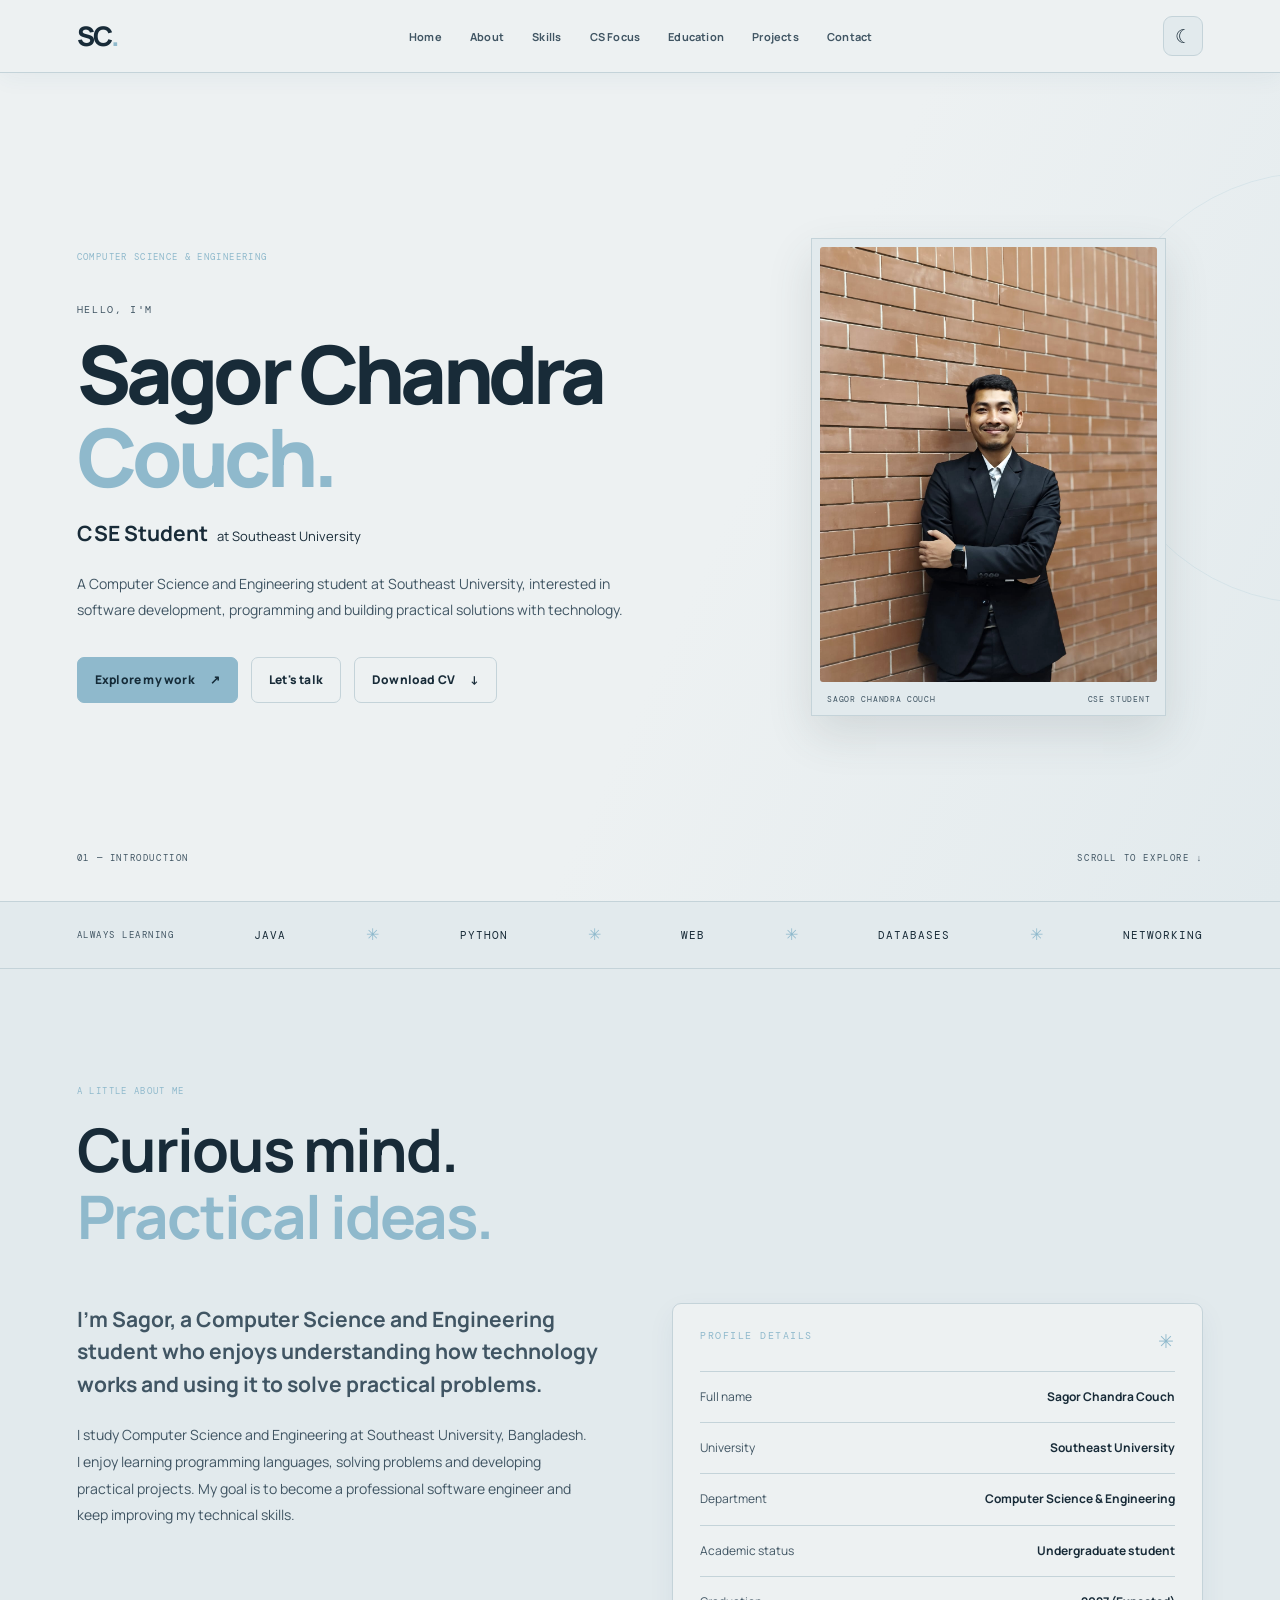
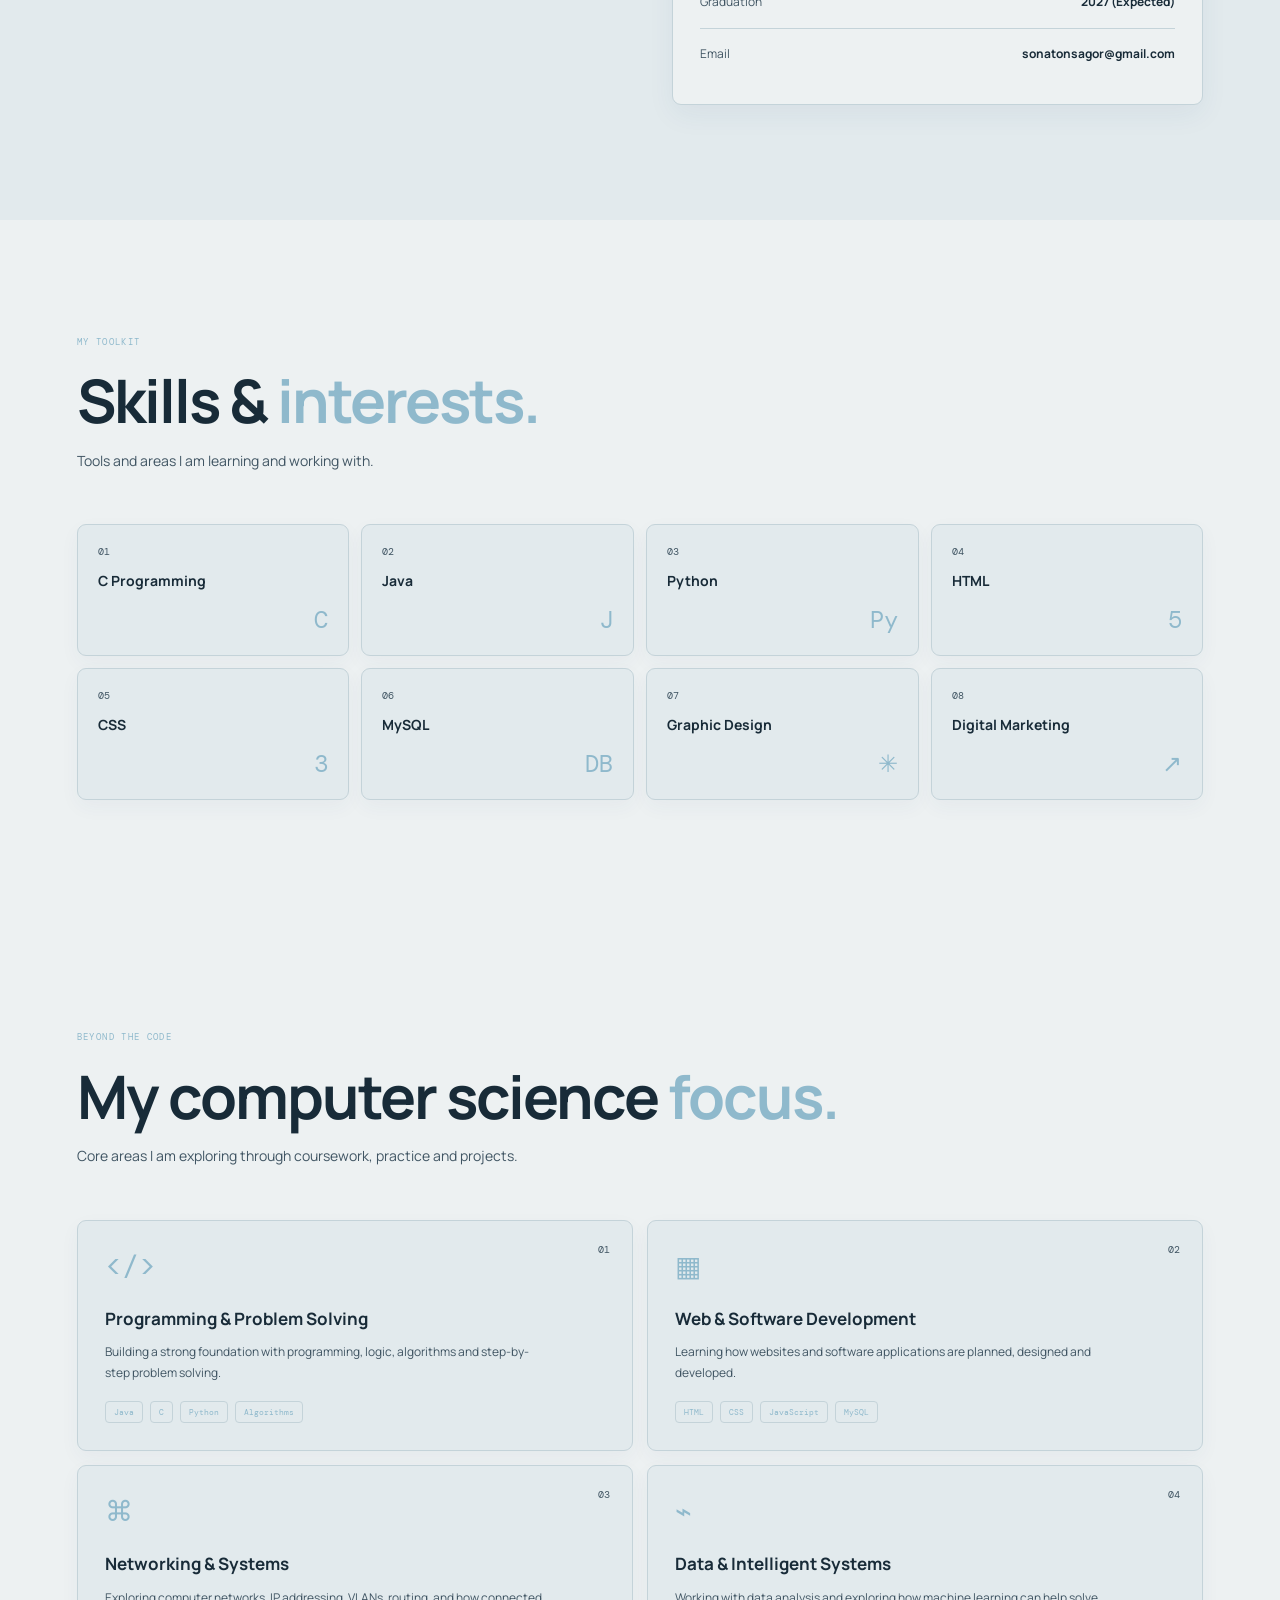
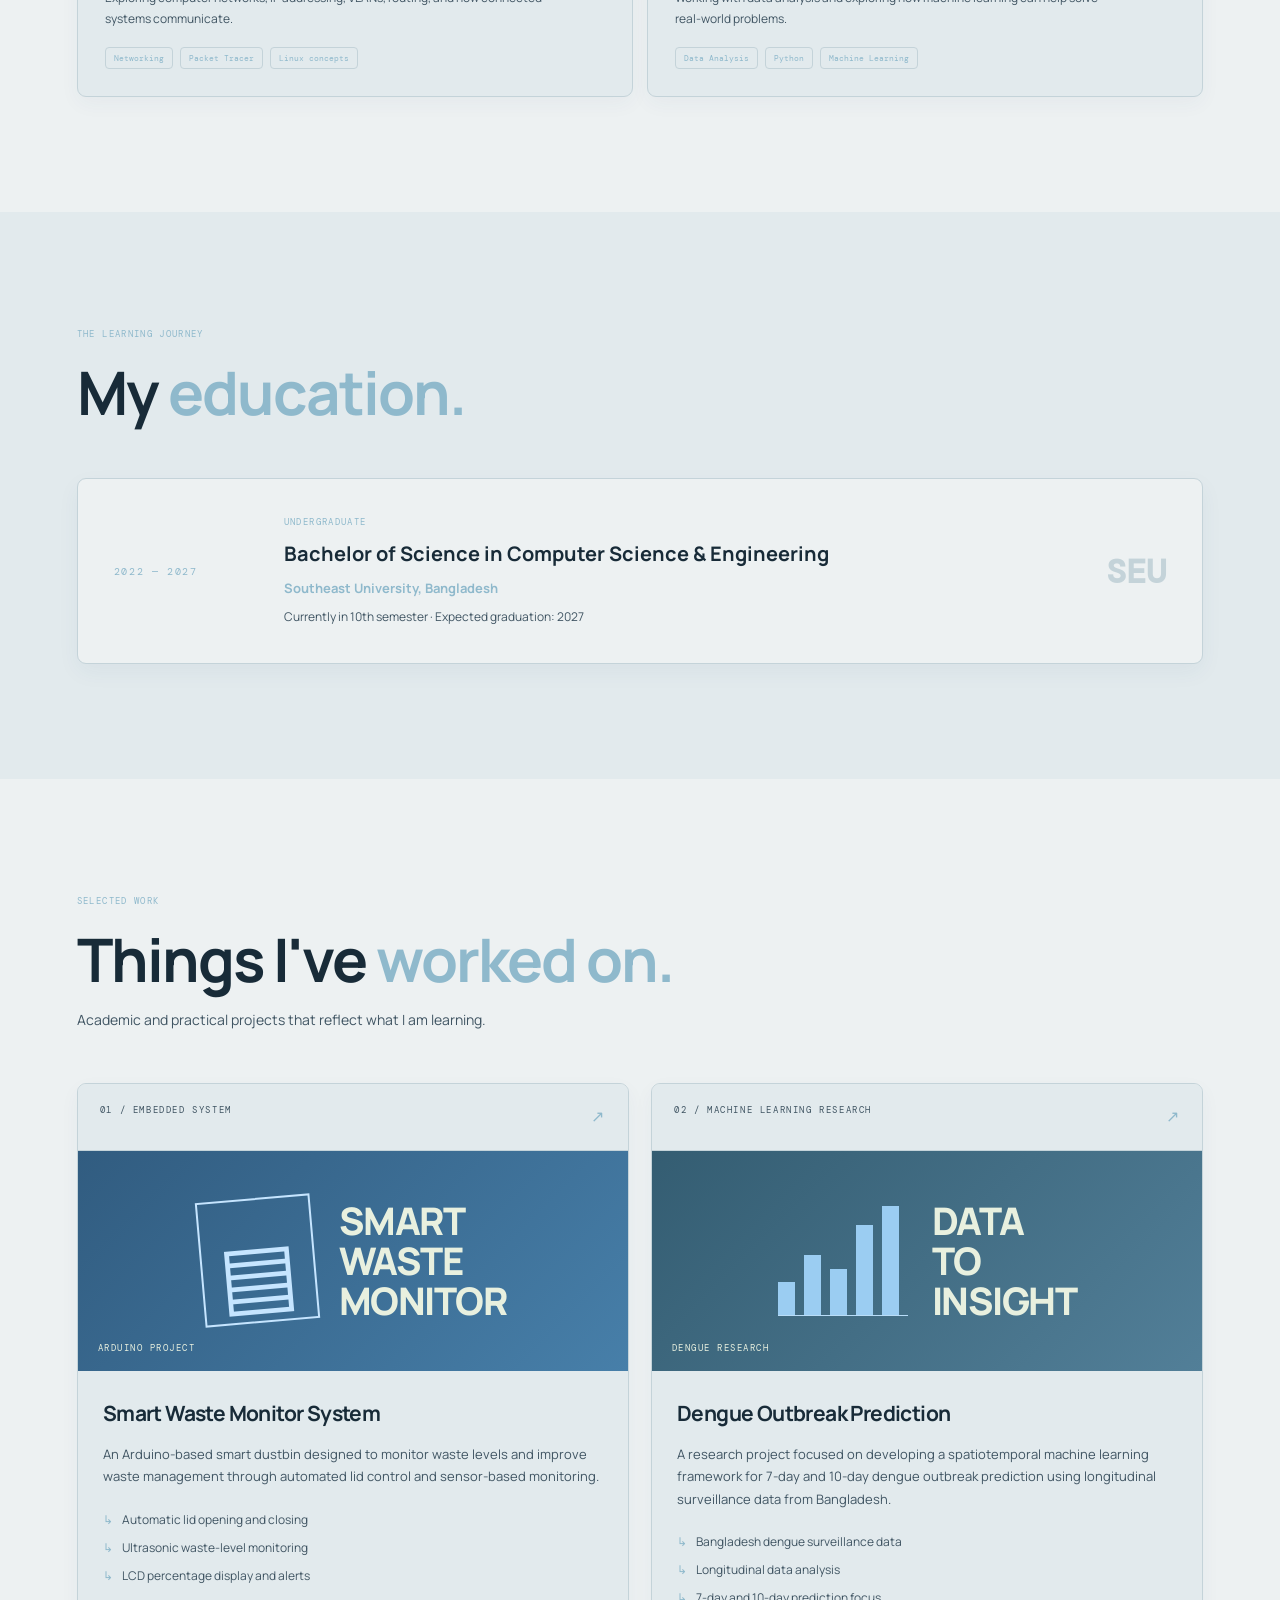
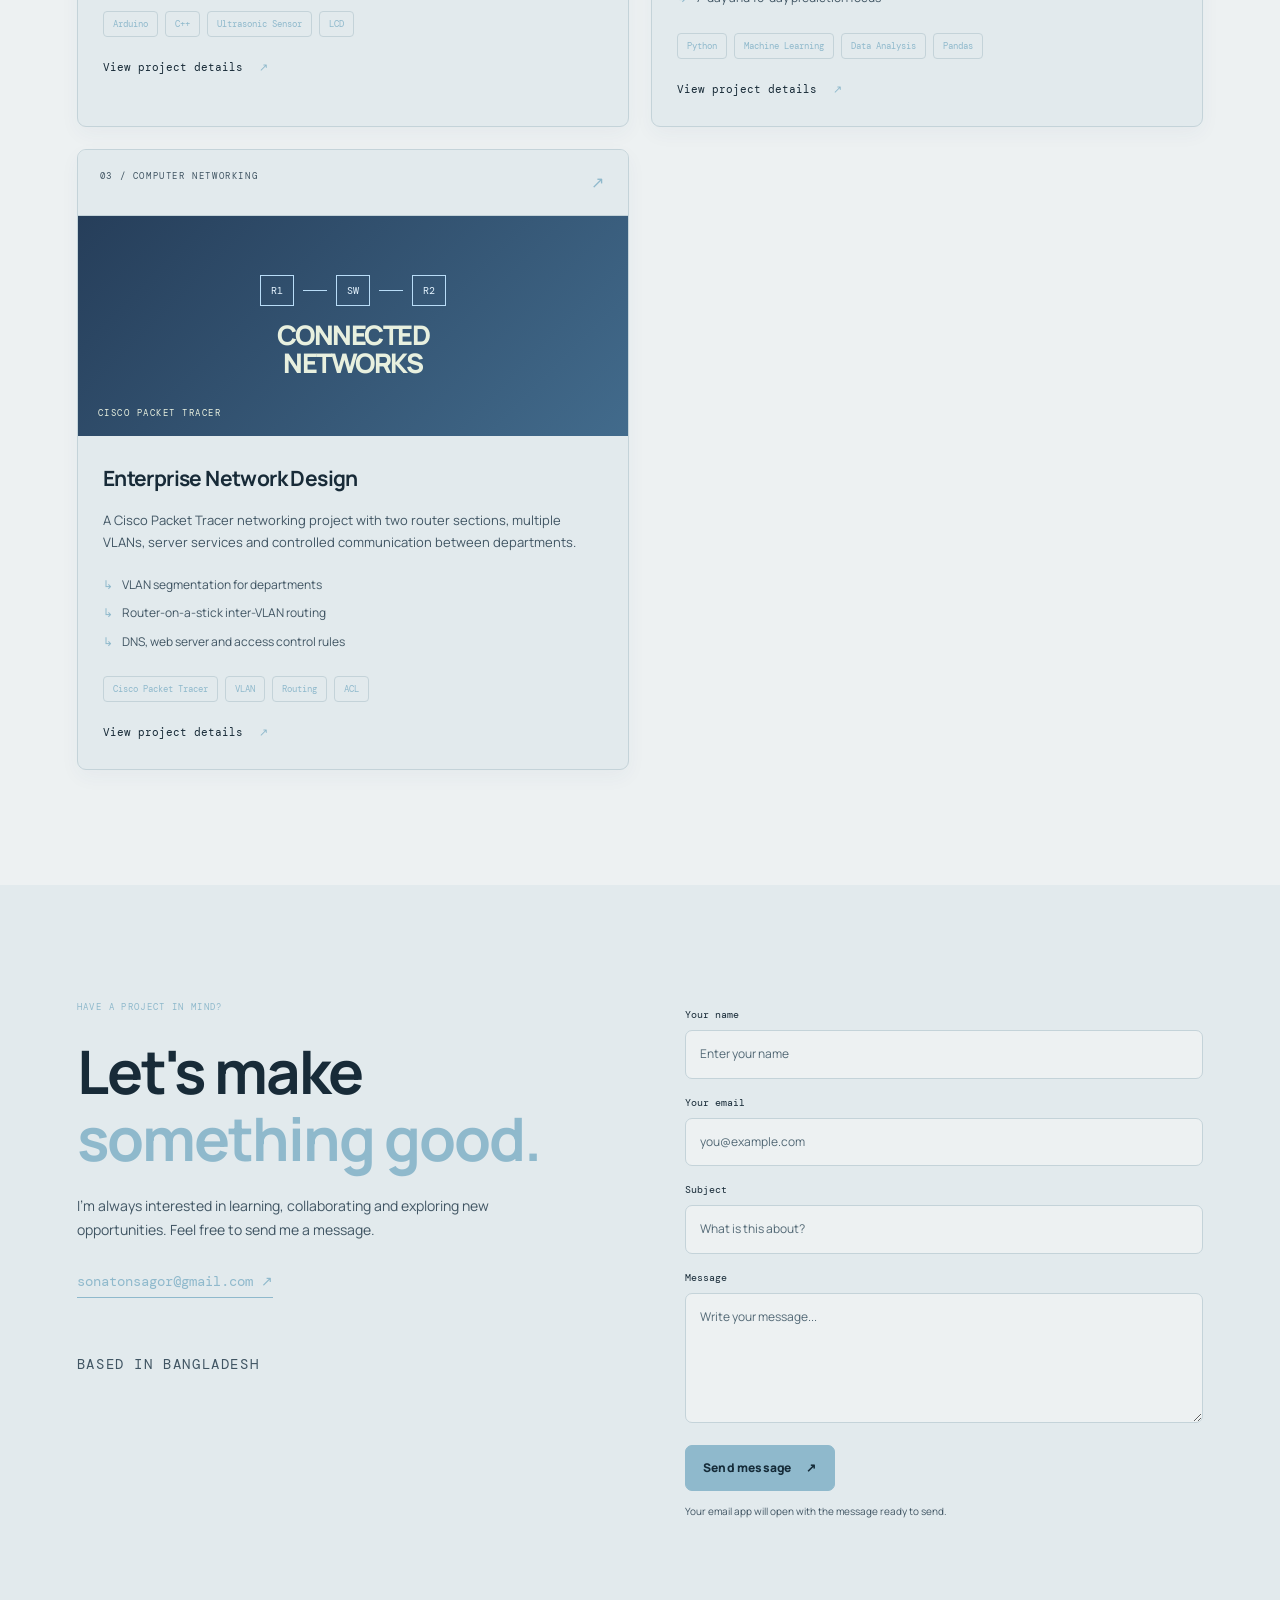
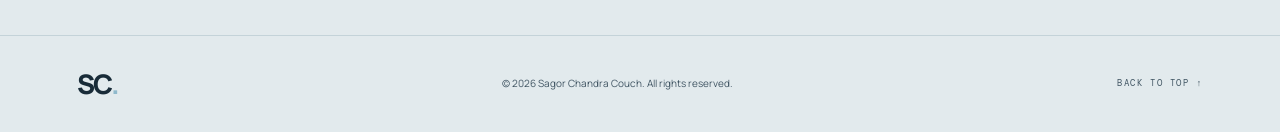
<file: index.html>
<!DOCTYPE html>
<html lang="en">
<head>
  <meta charset="UTF-8">
  <meta name="viewport" content="width=device-width, initial-scale=1.0">
  <meta name="description" content="Portfolio of Sagor Chandra Couch, Computer Science and Engineering student at Southeast University.">
  <title>Sagor Chandra Couch | Portfolio</title>
  <link rel="preconnect" href="https://fonts.googleapis.com">
  <link rel="preconnect" href="https://fonts.gstatic.com" crossorigin>
  <link href="https://fonts.googleapis.com/css2?family=DM+Mono:wght@400;500&family=Manrope:wght@400;500;600;700;800&display=swap" rel="stylesheet">
  <link rel="stylesheet" href="style.css">
  <script src="script.js" defer></script>
</head>
<body>
  <div class="noise" aria-hidden="true"></div>
  <header class="site-header">
    <nav class="navbar container" aria-label="Main navigation">
      <a class="logo" href="#home" aria-label="Sagor home">SC<span>.</span></a>
      <button class="menu-button" type="button" aria-label="Open navigation" aria-expanded="false">☰</button>
      <ul class="nav-links">
        <li><a href="#home" class="active-link">Home</a></li>
        <li><a href="#about">About</a></li>
        <li><a href="#skills">Skills</a></li>
        <li><a href="#focus">CS Focus</a></li>
        <li><a href="#education">Education</a></li>
        <li><a href="#projects">Projects</a></li>
        <li><a href="#contact">Contact</a></li>
      </ul>
      <button id="theme-toggle" class="theme-toggle" type="button" aria-label="Toggle color theme">☼</button>
    </nav>
  </header>

  <main>
    <section id="home" class="hero section-pad">
      <div class="container hero-grid">
        <div class="hero-content reveal">
          <p class="eyebrow">COMPUTER SCIENCE & ENGINEERING</p>
          <p class="hello">HELLO, I'M</p>
          <h1>Sagor Chandra<br><span>Couch.</span></h1>
          <h2>CSE Student <span class="hero-university">at Southeast University</span></h2>
          <p class="hero-description">A Computer Science and Engineering student at Southeast University, interested in software development, programming and building practical solutions with technology.</p>
          <div class="hero-actions">
            <a href="#projects" class="button button-primary">Explore my work <span>↗</span></a>
            <a href="#contact" class="button button-ghost">Let's talk</a>
            <a href="cv.pdf" class="button button-ghost" download>Download CV <span>↓</span></a>
          </div>
        </div>
        <div class="hero-visual reveal">
          <div class="profile-frame">
            <img class="profile-photo" src="profile.png" alt="Sagor Chandra Couch wearing a black suit">
            <div class="frame-caption"><span>SAGOR CHANDRA COUCH</span><span>CSE STUDENT</span></div>
          </div>
        </div>
      </div>
      <div class="hero-index container"><span>01 — INTRODUCTION</span><span>SCROLL TO EXPLORE ↓</span></div>
    </section>

    <div class="tech-strip" aria-label="Technology interests">
      <div class="container tech-strip-inner"><span>ALWAYS LEARNING</span><b>JAVA</b><i>✳</i><b>PYTHON</b><i>✳</i><b>WEB</b><i>✳</i><b>DATABASES</b><i>✳</i><b>NETWORKING</b></div>
    </div>

    <section id="about" class="about section-pad">
      <div class="container">
        <div class="section-heading reveal"><p class="eyebrow">A LITTLE ABOUT ME</p><h2>Curious mind.<br><span>Practical ideas.</span></h2></div>
        <div class="about-grid">
          <div class="about-copy reveal">
            <p class="lead">I'm Sagor, a Computer Science and Engineering student who enjoys understanding how technology works and using it to solve practical problems.</p>
            <p>I study Computer Science and Engineering at Southeast University, Bangladesh. I enjoy learning programming languages, solving problems and developing practical projects. My goal is to become a professional software engineer and keep improving my technical skills.</p>
          </div>
          <div class="profile-panel reveal">
            <div class="panel-top"><span>PROFILE DETAILS</span><span>✳</span></div>
            <div class="detail-row"><span>Full name</span><strong>Sagor Chandra Couch</strong></div>
            <div class="detail-row"><span>University</span><strong>Southeast University</strong></div>
            <div class="detail-row"><span>Department</span><strong>Computer Science & Engineering</strong></div>
            <div class="detail-row"><span>Academic status</span><strong>Undergraduate student</strong></div>
            <div class="detail-row"><span>Graduation</span><strong>2027 (Expected)</strong></div>
            <div class="detail-row"><span>Email</span><strong><a href="mailto:sonatonsagor@gmail.com">sonatonsagor@gmail.com</a></strong></div>
          </div>
        </div>
      </div>
    </section>

    <section id="skills" class="skills section-pad">
      <div class="container">
        <div class="section-heading reveal"><p class="eyebrow">MY TOOLKIT</p><h2>Skills & <span>interests.</span></h2><p class="heading-note">Tools and areas I am learning and working with.</p></div>
        <div class="skills-grid">
          <div class="skill-card reveal"><span>01</span><strong>C Programming</strong><i>C</i></div>
          <div class="skill-card reveal"><span>02</span><strong>Java</strong><i>J</i></div>
          <div class="skill-card reveal"><span>03</span><strong>Python</strong><i>Py</i></div>
          <div class="skill-card reveal"><span>04</span><strong>HTML</strong><i>5</i></div>
          <div class="skill-card reveal"><span>05</span><strong>CSS</strong><i>3</i></div>
          <div class="skill-card reveal"><span>06</span><strong>MySQL</strong><i>DB</i></div>
          <div class="skill-card reveal"><span>07</span><strong>Graphic Design</strong><i>✳</i></div>
          <div class="skill-card reveal"><span>08</span><strong>Digital Marketing</strong><i>↗</i></div>
        </div>
      </div>
    </section>

    <section id="focus" class="focus section-pad">
      <div class="container">
        <div class="section-heading reveal"><p class="eyebrow">BEYOND THE CODE</p><h2>My computer science <span>focus.</span></h2><p class="heading-note">Core areas I am exploring through coursework, practice and projects.</p></div>
        <div class="focus-grid">
          <article class="focus-card reveal"><span class="focus-number">01</span><div class="focus-icon">&lt;/&gt;</div><h3>Programming & Problem Solving</h3><p>Building a strong foundation with programming, logic, algorithms and step-by-step problem solving.</p><div class="focus-tags"><span>Java</span><span>C</span><span>Python</span><span>Algorithms</span></div></article>
          <article class="focus-card reveal"><span class="focus-number">02</span><div class="focus-icon">▦</div><h3>Web & Software Development</h3><p>Learning how websites and software applications are planned, designed and developed.</p><div class="focus-tags"><span>HTML</span><span>CSS</span><span>JavaScript</span><span>MySQL</span></div></article>
          <article class="focus-card reveal"><span class="focus-number">03</span><div class="focus-icon">⌘</div><h3>Networking & Systems</h3><p>Exploring computer networks, IP addressing, VLANs, routing, and how connected systems communicate.</p><div class="focus-tags"><span>Networking</span><span>Packet Tracer</span><span>Linux concepts</span></div></article>
          <article class="focus-card reveal"><span class="focus-number">04</span><div class="focus-icon">⌁</div><h3>Data & Intelligent Systems</h3><p>Working with data analysis and exploring how machine learning can help solve real-world problems.</p><div class="focus-tags"><span>Data Analysis</span><span>Python</span><span>Machine Learning</span></div></article>
        </div>
      </div>
    </section>

    <section id="education" class="education section-pad">
      <div class="container">
        <div class="section-heading reveal"><p class="eyebrow">THE LEARNING JOURNEY</p><h2>My <span>education.</span></h2></div>
        <article class="education-card reveal">
          <div class="education-year">2022 — 2027</div>
          <div><p class="eyebrow">UNDERGRADUATE</p><h3>Bachelor of Science in Computer Science & Engineering</h3><h4>Southeast University, Bangladesh</h4><p>Currently in 10th semester · Expected graduation: 2027</p></div>
          <span class="education-mark">SEU</span>
        </article>
      </div>
    </section>

    <section id="projects" class="projects section-pad">
      <div class="container">
        <div class="section-heading reveal"><p class="eyebrow">SELECTED WORK</p><h2>Things I've <span>worked on.</span></h2><p class="heading-note">Academic and practical projects that reflect what I am learning.</p></div>
        <div class="projects-grid">
          <article class="project-card reveal">
            <div class="project-top"><span>01 / EMBEDDED SYSTEM</span><span>↗</span></div>
            <div class="project-visual waste-visual"><div class="bin-icon">▤</div><span>SMART<br>WASTE<br>MONITOR</span><small>ARDUINO PROJECT</small></div>
            <div class="project-body"><h3>Smart Waste Monitor System</h3><p>An Arduino-based smart dustbin designed to monitor waste levels and improve waste management through automated lid control and sensor-based monitoring.</p>
              <ul class="feature-list"><li>Automatic lid opening and closing</li><li>Ultrasonic waste-level monitoring</li><li>LCD percentage display and alerts</li></ul>
              <div class="tech-stack"><span>Arduino</span><span>C++</span><span>Ultrasonic Sensor</span><span>LCD</span></div>
              <button class="text-button" type="button" data-project="waste">View project details <span>↗</span></button>
            </div>
          </article>
          <article class="project-card reveal">
            <div class="project-top"><span>02 / MACHINE LEARNING RESEARCH</span><span>↗</span></div>
            <div class="project-visual dengue-visual"><div class="chart-lines"><i></i><i></i><i></i><i></i><i></i></div><span>DATA<br>TO<br>INSIGHT</span><small>DENGUE RESEARCH</small></div>
            <div class="project-body"><h3>Dengue Outbreak Prediction</h3><p>A research project focused on developing a spatiotemporal machine learning framework for 7-day and 10-day dengue outbreak prediction using longitudinal surveillance data from Bangladesh.</p>
              <ul class="feature-list"><li>Bangladesh dengue surveillance data</li><li>Longitudinal data analysis</li><li>7-day and 10-day prediction focus</li></ul>
              <div class="tech-stack"><span>Python</span><span>Machine Learning</span><span>Data Analysis</span><span>Pandas</span></div>
              <button class="text-button" type="button" data-project="dengue">View project details <span>↗</span></button>
            </div>
          </article>
          <article class="project-card reveal">
            <div class="project-top"><span>03 / COMPUTER NETWORKING</span><span>↗</span></div>
            <div class="project-visual network-visual"><div class="network-nodes"><i>R1</i><b></b><i>SW</i><b></b><i>R2</i></div><span>CONNECTED<br>NETWORKS</span><small>CISCO PACKET TRACER</small></div>
            <div class="project-body"><h3>Enterprise Network Design</h3><p>A Cisco Packet Tracer networking project with two router sections, multiple VLANs, server services and controlled communication between departments.</p>
              <ul class="feature-list"><li>VLAN segmentation for departments</li><li>Router-on-a-stick inter-VLAN routing</li><li>DNS, web server and access control rules</li></ul>
              <div class="tech-stack"><span>Cisco Packet Tracer</span><span>VLAN</span><span>Routing</span><span>ACL</span></div>
              <button class="text-button" type="button" data-project="network">View project details <span>↗</span></button>
            </div>
          </article>
        </div>
      </div>
    </section>

    <section id="contact" class="contact section-pad">
      <div class="container contact-grid">
        <div class="contact-copy reveal"><p class="eyebrow">HAVE A PROJECT IN MIND?</p><h2>Let's make<br><span>something good.</span></h2><p>I'm always interested in learning, collaborating and exploring new opportunities. Feel free to send me a message.</p><a class="email-link" href="mailto:sonatonsagor@gmail.com">sonatonsagor@gmail.com ↗</a><p class="location-line">BASED IN BANGLADESH</p></div>
        <form id="contact-form" class="contact-form reveal">
          <label for="sender-name">Your name</label><input type="text" id="sender-name" name="name" placeholder="Enter your name" required>
          <label for="sender-email">Your email</label><input type="email" id="sender-email" name="email" placeholder="you@example.com" required>
          <label for="subject">Subject</label><input type="text" id="subject" name="subject" placeholder="What is this about?" required>
          <label for="message">Message</label><textarea id="message" name="message" rows="5" placeholder="Write your message..." required></textarea>
          <button class="button button-primary submit-button" type="submit">Send message <span>↗</span></button>
          <p class="form-note">Your email app will open with the message ready to send.</p>
        </form>
      </div>
    </section>
  </main>

  <footer class="footer"><div class="container footer-inner"><a class="logo" href="#home">SC<span>.</span></a><p>© <span id="year"></span> Sagor Chandra Couch. All rights reserved.</p><a href="#home">BACK TO TOP ↑</a></div></footer>

  <div id="project-modal" class="modal" aria-hidden="true" role="dialog" aria-modal="true" aria-labelledby="modal-title">
    <div class="modal-content"><button class="modal-close" type="button" aria-label="Close dialog">×</button><p class="eyebrow">PROJECT DETAILS</p><h2 id="modal-title"></h2><p id="modal-description"></p><div class="modal-extra" id="modal-extra"></div></div>
  </div>
  <button class="back-to-top" type="button" aria-label="Back to top">↑</button>
</body>
</html>
</file>
<file: style.css>
/* SAGOR CHANDRA COUCH — PORTFOLIO
   Editorial / modern dark theme with responsive light mode */
:root{--bg:#101410;--surface:#171e18;--surface-2:#1d271f;--text:#f0f2e9;--muted:#a3ad9f;--accent:#b6e388;--line:#303b31;--header:rgba(16,20,16,.88);--shadow:0 24px 70px rgba(0,0,0,.22)}
*{margin:0;padding:0;box-sizing:border-box}
html{scroll-behavior:smooth;scroll-padding-top:90px}
body{font-family:"Manrope",Arial,sans-serif;background:var(--bg);color:var(--text);line-height:1.7;overflow-x:hidden}
body.light-theme{--bg:#f3f5ee;--surface:#fff;--surface-2:#e9eee4;--text:#182018;--muted:#687267;--accent:#4d7e31;--line:#d8dfd3;--header:rgba(243,245,238,.9);--shadow:0 24px 70px rgba(35,55,30,.10)}
a{color:inherit}button,input,textarea{font:inherit}.container{width:min(1160px,88%);margin-inline:auto}.section-pad{padding:115px 0}.noise{position:fixed;inset:0;pointer-events:none;z-index:10;opacity:.025;background-image:url("data:image/svg+xml,%3Csvg viewBox='0 0 180 180' xmlns='http://www.w3.org/2000/svg'%3E%3Cfilter id='n'%3E%3CfeTurbulence type='fractalNoise' baseFrequency='.9' numOctaves='3' stitchTiles='stitch'/%3E%3C/filter%3E%3Crect width='100%25' height='100%25' filter='url(%23n)' opacity='.5'/%3E%3C/svg%3E")}
.site-header{position:sticky;top:0;z-index:100;background:var(--header);backdrop-filter:blur(18px);border-bottom:1px solid var(--line)}
.navbar{min-height:78px;display:flex;align-items:center;justify-content:space-between;gap:30px}
.logo{font-family:"DM Mono",monospace;text-decoration:none;font-size:27px;font-weight:500;letter-spacing:-3px}.logo span{color:var(--accent)}
.nav-links{display:flex;align-items:center;gap:34px;list-style:none}.nav-links a{text-decoration:none;color:var(--muted);font-family:"DM Mono",monospace;font-size:11px;letter-spacing:1px;text-transform:uppercase;transition:.2s}.nav-links a:hover,.nav-links a.active-link{color:var(--accent)}
.theme-toggle,.menu-button{width:40px;height:40px;border:1px solid var(--line);background:transparent;color:var(--text);border-radius:50%;cursor:pointer;font-size:19px;transition:.2s}.theme-toggle:hover,.menu-button:hover{border-color:var(--accent);color:var(--accent)}.menu-button{display:none}
.hero{min-height:calc(100vh - 78px);padding-top:90px;padding-bottom:35px;display:flex;flex-direction:column;justify-content:center;position:relative;overflow:hidden}.hero:before{content:"";position:absolute;width:520px;height:520px;border:1px solid var(--line);border-radius:50%;right:-200px;top:5%;opacity:.55}.hero-grid{display:grid;grid-template-columns:1.2fr .8fr;align-items:center;gap:70px;flex:1}.eyebrow,.hello,.hero-index,.social-links>span,.art-label,.art-bottom,.floating-tag,.project-top,.education-year,.location-line,.footer-inner>a:last-child{font-family:"DM Mono",monospace;font-size:10px;letter-spacing:1.6px}.eyebrow{color:var(--accent);display:flex;align-items:center;gap:10px}.status-dot{width:7px;height:7px;background:var(--accent);border-radius:50%;box-shadow:0 0 0 5px color-mix(in srgb,var(--accent) 14%,transparent)}
.hello{color:var(--muted);margin-top:48px;margin-bottom:14px}.hero h1{font-size:clamp(54px,7vw,92px);line-height:1.02;letter-spacing:-6px;font-weight:800}.hero h1 span,.section-heading h2 span,.contact-copy h2 span{color:var(--accent)}.hero h2{font:500 22px "DM Mono",monospace;color:var(--muted);margin-top:24px}.hero h2 #typing-text{color:var(--accent)}.cursor{font-style:normal;animation:blink .8s infinite}@keyframes blink{50%{opacity:0}}
.hero-description{max-width:580px;color:var(--muted);font-size:15px;margin-top:24px}.hero-actions{display:flex;flex-wrap:wrap;gap:13px;margin-top:34px}.button{display:inline-flex;align-items:center;justify-content:center;gap:24px;padding:14px 20px;border:1px solid var(--accent);text-decoration:none;font-size:12px;font-weight:800;letter-spacing:.2px;cursor:pointer;transition:.25s}.button-primary{background:var(--accent);color:#142012}.button-primary:hover{background:transparent;color:var(--accent);transform:translateY(-3px)}.button-ghost{color:var(--text);border-color:var(--line)}.button-ghost:hover{border-color:var(--accent);color:var(--accent)}.social-links{display:flex;align-items:center;gap:22px;margin-top:50px}.social-links>span{color:var(--muted);font-size:9px}.social-links a{font:11px "DM Mono",monospace;color:var(--text);text-decoration:none}.social-links a:hover{color:var(--accent)}
.hero-art{height:440px;position:relative;display:grid;place-items:center}.art-card{width:min(330px,80%);aspect-ratio:4/5;background:var(--accent);color:#172315;padding:22px;display:flex;flex-direction:column;justify-content:space-between;transform:rotate(4deg);box-shadow:var(--shadow);position:relative;z-index:2}.art-label{font-size:9px}.art-monogram{font-size:clamp(100px,15vw,180px);font-weight:800;letter-spacing:-22px;line-height:1}.art-monogram span{color:#e7f5d5}.art-bottom{display:flex;justify-content:space-between;align-items:end;font-size:10px;line-height:1.6}.art-cross{font-size:35px}.orbit{position:absolute;border:1px solid var(--line);border-radius:50%;width:390px;height:390px}.orbit-two{width:460px;height:460px;border-style:dashed;opacity:.6}.floating-tag{position:absolute;z-index:3;background:var(--surface);border:1px solid var(--line);padding:10px 14px;color:var(--accent);font-size:9px}.tag-top{top:45px;right:0}.tag-bottom{bottom:45px;left:0}.hero-index{width:min(1160px,88%);display:flex;justify-content:space-between;color:var(--muted);font-size:9px;margin-top:55px}
.about{background:var(--surface)}.section-heading{margin-bottom:52px}.section-heading h2,.contact-copy h2{font-size:clamp(38px,5vw,60px);line-height:1.12;letter-spacing:-2.5px;margin-top:17px}.about-grid{display:grid;grid-template-columns:1fr 1fr;gap:80px;align-items:start}.about-copy .lead{font-size:23px;line-height:1.5;color:var(--text);font-weight:700;margin-bottom:22px}.about-copy>p:last-child{color:var(--muted);max-width:510px;font-size:14px}.profile-panel{border:1px solid var(--line);padding:27px 30px;background:var(--bg)}.panel-top{display:flex;justify-content:space-between;color:var(--accent);font:10px "DM Mono",monospace;letter-spacing:1.5px;padding-bottom:17px;border-bottom:1px solid var(--line)}.panel-top span:last-child{font-size:19px}.detail-row{display:flex;justify-content:space-between;gap:20px;padding:15px 0;border-bottom:1px solid var(--line);font-size:12px}.detail-row:last-child{border:0}.detail-row>span{color:var(--muted)}.detail-row strong{text-align:right;font-size:12px;overflow-wrap:anywhere}.detail-row a{text-decoration:none}.detail-row a:hover{color:var(--accent)}
.heading-note{color:var(--muted);font-size:14px;margin-top:14px}.skills-grid{display:grid;grid-template-columns:repeat(4,1fr);gap:12px}.skill-card{min-height:150px;padding:20px;border:1px solid var(--line);background:var(--surface);display:flex;flex-direction:column;justify-content:space-between;transition:.25s}.skill-card:hover{transform:translateY(-5px);border-color:var(--accent);background:var(--surface-2)}.skill-card>span{font:10px "DM Mono",monospace;color:var(--muted)}.skill-card strong{font-size:14px}.skill-card i{font:normal 24px "DM Mono",monospace;color:var(--accent);align-self:flex-end}
.education{background:var(--surface)}.education-card{display:grid;grid-template-columns:140px 1fr auto;align-items:center;gap:30px;padding:36px;border:1px solid var(--line);background:var(--bg);position:relative}.education-year{color:var(--accent)}.education-card h3{font-size:20px;line-height:1.4;margin:9px 0}.education-card h4{font-size:13px;color:var(--accent);margin-bottom:8px}.education-card p:last-child{font-size:12px;color:var(--muted)}.education-mark{font:700 34px "DM Mono",monospace;color:var(--line)}
.projects-grid{display:grid;grid-template-columns:1fr 1fr;gap:22px}.project-card{border:1px solid var(--line);background:var(--surface);overflow:hidden;transition:.25s}.project-card:hover{transform:translateY(-5px);border-color:var(--accent);box-shadow:var(--shadow)}.project-top{display:flex;justify-content:space-between;padding:19px 22px;color:var(--muted);font-size:9px}.project-top span:last-child{color:var(--accent);font-size:16px}.project-visual{height:220px;position:relative;overflow:hidden;display:flex;align-items:center;justify-content:center;gap:24px;color:#e8f0df}.waste-visual{background:#354934}.dengue-visual{background:#293c3b}.project-visual>span{font-size:clamp(24px,3vw,38px);font-weight:800;line-height:1.05;letter-spacing:-1.5px;z-index:1}.project-visual small{position:absolute;bottom:17px;left:20px;font:9px "DM Mono",monospace;letter-spacing:1.5px}.bin-icon{font-size:85px;color:var(--accent);border:2px solid var(--accent);width:115px;height:125px;display:grid;place-items:center;transform:rotate(-5deg)}.chart-lines{height:110px;width:130px;display:flex;align-items:end;gap:9px;border-bottom:1px solid #a9c7b2}.chart-lines i{display:block;width:17px;background:#a9d88d;height:30%;}.chart-lines i:nth-child(2){height:55%}.chart-lines i:nth-child(3){height:42%}.chart-lines i:nth-child(4){height:82%}.chart-lines i:nth-child(5){height:100%}
.project-body{padding:25px}.project-body h3{font-size:21px;letter-spacing:-.6px}.project-body>p{font-size:13px;color:var(--muted);margin:12px 0 18px}.feature-list{list-style:none;margin-bottom:20px}.feature-list li{font-size:12px;color:var(--muted);padding:4px 0}.feature-list li:before{content:"↳";color:var(--accent);margin-right:9px}.tech-stack{display:flex;flex-wrap:wrap;gap:7px}.tech-stack span{font:9px "DM Mono",monospace;color:var(--accent);border:1px solid var(--line);padding:6px 9px}.text-button{margin-top:23px;border:0;background:transparent;color:var(--text);font:11px "DM Mono",monospace;cursor:pointer}.text-button span{color:var(--accent);margin-left:9px}.text-button:hover{color:var(--accent)}
.contact{background:var(--surface)}.contact-grid{display:grid;grid-template-columns:1fr 1fr;gap:90px}.contact-copy h2{margin:22px 0}.contact-copy>p:not(.eyebrow){color:var(--muted);font-size:14px;max-width:420px}.email-link{display:inline-block;margin-top:30px;color:var(--accent);font:14px "DM Mono",monospace;text-decoration:none;border-bottom:1px solid var(--accent);padding-bottom:7px}.location-line{margin-top:55px;color:var(--muted);font-size:9px}.contact-form{display:flex;flex-direction:column;gap:9px}.contact-form label{font:10px "DM Mono",monospace;color:var(--muted);margin-top:8px}.contact-form input,.contact-form textarea{width:100%;padding:13px 14px;background:var(--bg);border:1px solid var(--line);color:var(--text);outline:0;font-size:12px;resize:vertical}.contact-form input:focus,.contact-form textarea:focus{border-color:var(--accent)}.submit-button{align-self:flex-start;margin-top:13px}.form-note{font-size:10px;color:var(--muted);margin-top:3px}
.footer{border-top:1px solid var(--line);padding:25px 0}.footer-inner{display:flex;align-items:center;justify-content:space-between;gap:20px}.footer-inner p{font-size:10px;color:var(--muted)}.footer-inner>a:last-child{font-size:9px;text-decoration:none;color:var(--muted)}.footer-inner>a:last-child:hover{color:var(--accent)}
.back-to-top{position:fixed;right:25px;bottom:25px;width:43px;height:43px;border:1px solid var(--accent);background:var(--accent);color:#142012;font-size:21px;cursor:pointer;opacity:0;visibility:hidden;transform:translateY(8px);transition:.2s;z-index:90}.back-to-top.visible{opacity:1;visibility:visible;transform:translateY(0)}
.modal{position:fixed;inset:0;z-index:200;background:rgba(0,0,0,.75);display:none;align-items:center;justify-content:center;padding:20px}.modal.active{display:flex}.modal-content{position:relative;width:min(560px,100%);padding:38px;background:var(--surface);border:1px solid var(--accent);box-shadow:var(--shadow)}.modal-content h2{font-size:28px;margin:14px 0}.modal-content>p:not(.eyebrow),.modal-extra{color:var(--muted);font-size:13px}.modal-extra{margin-top:20px;padding-top:18px;border-top:1px solid var(--line)}.modal-close{position:absolute;right:16px;top:10px;border:0;background:none;color:var(--text);font-size:30px;cursor:pointer}
.reveal{opacity:0;transform:translateY(22px);transition:opacity .65s ease,transform .65s ease}.reveal.show{opacity:1;transform:translateY(0)}
@media(max-width:900px){.nav-links{gap:17px}.nav-links a{font-size:10px}.hero-grid{gap:30px}.hero-art{height:370px}.orbit{width:310px;height:310px}.orbit-two{width:370px;height:370px}.about-grid,.contact-grid{gap:40px}.skills-grid{grid-template-columns:repeat(2,1fr)}}
@media(max-width:700px){.container{width:88%}.section-pad{padding:78px 0}.navbar{min-height:68px;flex-wrap:wrap}.menu-button{display:block;margin-left:auto;order:2}.theme-toggle{order:3}.nav-links{display:none;order:4;width:100%;flex-direction:column;align-items:flex-start;gap:0;padding:0 0 15px}.nav-links.active{display:flex}.nav-links li{width:100%}.nav-links a{display:block;padding:12px 0;font-size:11px}.hero{min-height:auto;padding-top:75px}.hero-grid{grid-template-columns:1fr;gap:25px}.hello{margin-top:35px}.hero h1{font-size:clamp(50px,13vw,76px);letter-spacing:-4px}.hero-art{height:330px;margin-top:5px}.art-card{width:220px}.art-monogram{font-size:125px}.orbit{width:270px;height:270px}.orbit-two{width:320px;height:320px}.tag-top{right:5%}.tag-bottom{left:5%}.hero-index{margin-top:30px;font-size:8px}.about-grid,.projects-grid,.contact-grid{grid-template-columns:1fr}.about-grid{gap:35px}.section-heading{margin-bottom:35px}.section-heading h2,.contact-copy h2{font-size:42px}.education-card{grid-template-columns:1fr;gap:15px;padding:25px}.education-mark{display:none}.projects-grid{gap:18px}.contact-grid{gap:45px}.location-line{margin-top:30px}.footer-inner{flex-wrap:wrap}.footer-inner p{order:3;width:100%}}
@media(max-width:420px){.skills-grid{grid-template-columns:1fr 1fr}.skill-card{min-height:125px;padding:15px}.profile-panel{padding:20px 16px}.detail-row{font-size:10px;gap:10px}.detail-row strong{font-size:10px}.social-links{gap:14px;flex-wrap:wrap}.modal-content{padding:28px 22px}}
@media(prefers-reduced-motion:reduce){html{scroll-behavior:auto}*,*:before,*:after{animation-duration:.01ms!important;transition-duration:.01ms!important}.reveal{opacity:1;transform:none}}


/* --- Version 2: CS-focused visual identity --- */
.tech-strip{border-top:1px solid var(--line);border-bottom:1px solid var(--line);background:var(--surface);overflow:hidden}
.tech-strip-inner{min-height:66px;display:flex;align-items:center;justify-content:space-between;gap:22px;white-space:nowrap}
.tech-strip-inner span{font:9px "DM Mono",monospace;color:var(--muted);letter-spacing:1.5px}
.tech-strip-inner b{font:11px "DM Mono",monospace;color:var(--text);letter-spacing:1px}
.tech-strip-inner i{font-style:normal;color:var(--accent)}
.hero-visual{height:470px;position:relative;display:grid;place-items:center}
.visual-grid{position:absolute;inset:4% 0;background-image:linear-gradient(var(--line) 1px,transparent 1px),linear-gradient(90deg,var(--line) 1px,transparent 1px);background-size:28px 28px;mask-image:radial-gradient(ellipse,black 25%,transparent 72%);opacity:.6}
.profile-frame{position:relative;z-index:2;width:270px;padding:12px;background:var(--surface);border:1px solid var(--line);transform:rotate(-4deg);box-shadow:var(--shadow)}
.photo-placeholder{height:310px;background:linear-gradient(145deg,var(--surface-2),var(--bg));border:1px dashed var(--accent);display:flex;flex-direction:column;align-items:center;justify-content:center;position:relative;overflow:hidden}
.photo-placeholder:before,.photo-placeholder:after{content:"";position:absolute;border:1px solid var(--line);border-radius:50%;width:230px;height:230px}
.photo-placeholder:after{width:175px;height:175px;border-style:dashed}
.photo-initials{font-size:86px;font-weight:800;letter-spacing:-9px;color:var(--accent);z-index:1}
.photo-hint{font:8px "DM Mono",monospace;letter-spacing:1.6px;text-align:center;color:var(--muted);z-index:1;margin-top:6px}
.frame-caption{display:flex;justify-content:space-between;gap:10px;padding:12px 2px 1px;font:8px "DM Mono",monospace;letter-spacing:1px;color:var(--muted)}
.code-float{position:absolute;z-index:3;right:-2%;bottom:38px;width:245px;background:#101a17;border:1px solid #435c47;box-shadow:var(--shadow);transform:rotate(3deg);color:#e2eadf}
.code-top{height:32px;border-bottom:1px solid #34483a;display:flex;align-items:center;gap:5px;padding:0 10px}
.code-top>span{width:6px;height:6px;border-radius:50%;background:#718a70}.code-top small{font:8px "DM Mono",monospace;color:#9cad98;margin-left:8px}
.code-float pre{padding:15px 17px;font:10px/1.9 "DM Mono",monospace;white-space:pre-wrap}
.code-purple{color:#c7a6ed}.code-yellow{color:#f1d58b}.code-green{color:#b6e388}
.hero-visual .floating-tag{font-size:8px}
.focus{background:var(--bg)}.focus-grid{display:grid;grid-template-columns:repeat(2,1fr);gap:14px}
.focus-card{position:relative;padding:27px;border:1px solid var(--line);background:var(--surface);min-height:245px;transition:.25s}
.focus-card:hover{border-color:var(--accent);transform:translateY(-4px)}
.focus-number{position:absolute;right:22px;top:22px;font:10px "DM Mono",monospace;color:var(--muted)}
.focus-icon{font:28px "DM Mono",monospace;color:var(--accent);margin-bottom:20px}
.focus-card h3{font-size:17px;margin-bottom:9px}.focus-card p{font-size:12px;color:var(--muted);max-width:440px}
.focus-tags{display:flex;flex-wrap:wrap;gap:7px;margin-top:18px}.focus-tags span{font:8px "DM Mono",monospace;color:var(--accent);border:1px solid var(--line);padding:5px 8px}
.network-visual{background:#1d3430;flex-direction:column;gap:15px}.network-visual>span{font-size:27px;text-align:center}
.network-nodes{display:flex;align-items:center;gap:9px}.network-nodes i{font:10px "DM Mono",monospace;font-style:normal;border:1px solid #b6e388;color:#b6e388;padding:8px 10px}.network-nodes b{height:1px;width:24px;background:#b6e388}
body.modal-open{overflow:hidden}
@media(max-width:900px){.hero-visual{height:400px}.profile-frame{width:235px}.photo-placeholder{height:270px}.code-float{right:-3%;width:220px}.tech-strip-inner{gap:14px}}
@media(max-width:700px){.hero-visual{height:390px;margin-top:15px}.profile-frame{width:220px}.photo-placeholder{height:255px}.code-float{right:-1%;bottom:12px;width:190px}.code-float pre{font-size:8px;padding:11px}.focus-grid{grid-template-columns:1fr}.focus-card{min-height:220px}.tech-strip-inner{justify-content:flex-start;overflow:auto}.tech-strip-inner span{display:none}.hero-visual .tag-top{right:0}.hero-visual .tag-bottom{left:0}}
@media(max-width:420px){.hero-visual{height:350px}.profile-frame{width:190px}.photo-placeholder{height:220px}.photo-initials{font-size:70px}.code-float{width:165px;right:-4px}.code-float pre{font-size:7px}.frame-caption{font-size:6px}.focus-card{padding:22px}}

/* Personal, photo-led hero refinement */
.noise{display:none}
.hero:before{display:none}
.hero-visual{height:500px;display:flex;justify-content:center;align-items:center}
.profile-frame{width:min(340px,82%);padding:0;background:var(--surface);border:1px solid var(--line);transform:none;box-shadow:0 18px 48px rgba(0,0,0,.18)}
.profile-photo{display:block;width:100%;height:420px;object-fit:cover;object-position:center 42%;}
.frame-caption{padding:13px 15px;letter-spacing:.7px;font-size:8px}
.hero-university{font:400 13px "Manrope",Arial,sans-serif;color:var(--muted)}
.hero h2{display:flex;align-items:baseline;gap:9px;flex-wrap:wrap}
.hero h2:after{content:""}
@media(max-width:900px){.hero-visual{height:430px}.profile-frame{width:280px}.profile-photo{height:350px}}
@media(max-width:700px){.hero-visual{height:auto;margin:20px 0 0}.profile-frame{width:min(270px,78%)}.profile-photo{height:340px}.hero-university{font-size:12px}}
@media(max-width:420px){.profile-frame{width:230px}.profile-photo{height:290px}.frame-caption{font-size:7px;padding:11px 10px}}


/* Version 4 — warm brick / sandstone palette inspired by the profile photo */
:root{
  --bg:#f5f0e8;
  --surface:#ebe2d6;
  --surface-2:#e2d3c3;
  --text:#30251f;
  --muted:#79685d;
  --accent:#78a9d2;
  --line:#d7c6b6;
  --header:rgba(245,240,232,.93);
  --shadow:0 18px 48px rgba(67,43,29,.12);
}
body.dark-theme{
  --bg:#211a16;--surface:#2b211c;--surface-2:#382a22;
  --text:#f3e9de;--muted:#b9a99b;--accent:#9bc5e8;
  --line:#4a382d;--header:rgba(33,26,22,.93);
  --shadow:0 20px 55px rgba(0,0,0,.28);
}
body{font-family:"Manrope",Arial,sans-serif}
.site-header{backdrop-filter:blur(12px)}
.hero{background:var(--bg)}
.hero h1{letter-spacing:-4.5px}
.hero h1 span,.section-heading h2 span,.contact-copy h2 span{color:var(--accent)}
.eyebrow,.nav-links a:hover,.nav-links a.active-link{color:var(--accent)}
.button{border-radius:3px}
.button-primary{background:var(--accent);border-color:var(--accent);color:#fffaf5}
.button-primary:hover{background:transparent;color:var(--accent)}
.button-ghost:hover{border-color:var(--accent);color:var(--accent)}
.profile-frame{border:8px solid var(--surface);outline:1px solid var(--line);box-shadow:0 22px 55px rgba(76,45,27,.2)}
.profile-photo{object-position:center 42%;filter:saturate(.94) contrast(1.02)}
.frame-caption{background:var(--surface);color:var(--muted)}
.about,.education,.contact{background:var(--surface)}
.profile-panel,.education-card,.contact-form input,.contact-form textarea{background:var(--bg)}
.skill-card,.project-card,.focus-card{background:var(--surface)}
.skill-card:hover,.focus-card:hover{border-color:var(--accent);background:var(--surface-2)}
.waste-visual{background:#77513d}
.dengue-visual{background:#665044}
.network-visual{background:#594337}
.bin-icon{color:#f0c4a6;border-color:#f0c4a6}
.chart-lines{border-color:#e2b89d}
.chart-lines i{background:#d8a17d}
.network-nodes i{border-color:#e0b18f;color:#f0d0ba}
.network-nodes b{background:#e0b18f}
.tech-strip{background:var(--surface)}
.tech-strip-inner i,.project-top span:last-child,.panel-top,.education-year,.education-card h4,.feature-list li:before,.tech-stack span,.text-button span,.email-link{color:var(--accent)}
.tech-stack span{border-color:var(--line)}
.back-to-top{background:var(--accent);border-color:var(--accent);color:#fffaf5}
.modal-content{border-color:var(--accent)}
@media(max-width:700px){.hero{padding-top:62px}.hero h1{letter-spacing:-3px}}


/* Version 6 — calm blue portfolio refresh (content and sections preserved) */
:root{
  --bg:#eaf2fb;
  --surface:#dce9f7;
  --surface-2:#cbdff3;
  --text:#172d4a;
  --muted:#536b87;
  --accent:#287bd1;
  --line:#bfd2e7;
  --header:rgba(234,242,251,.94);
  --shadow:0 16px 38px rgba(34,75,120,.11);
}
body.dark-theme{
  --bg:#142235;
  --surface:#1b2e45;
  --surface-2:#233b56;
  --text:#edf5ff;
  --muted:#b0c2d8;
  --accent:#72b7ff;
  --line:#34506e;
  --header:rgba(20,34,53,.94);
  --shadow:0 18px 44px rgba(0,0,0,.25);
}
body{background:var(--bg);color:var(--text)}
.site-header{background:var(--header);border-bottom:1px solid var(--line);box-shadow:0 5px 22px rgba(31,74,119,.05)}
.navbar{min-height:72px}
.logo{font-family:"Manrope",Arial,sans-serif;font-weight:800;letter-spacing:-1.5px;color:var(--text)}
.logo span{color:var(--accent)}
.nav-links{gap:clamp(13px,2.2vw,29px)}
.nav-links a{font-family:"Manrope",Arial,sans-serif;font-size:11px;letter-spacing:.2px;text-transform:none;font-weight:700;color:var(--muted)}
.nav-links a:hover,.nav-links a.active-link{color:var(--accent)}
.theme-toggle,.menu-button{border-radius:9px;border-color:var(--line);background:var(--surface);color:var(--text)}
.hero{min-height:calc(100vh - 72px);padding-top:64px;background:linear-gradient(115deg,var(--bg) 0%,var(--bg) 56%,var(--surface) 100%)}
.hero:before{display:block;width:430px;height:430px;border:1px solid color-mix(in srgb,var(--accent) 22%,transparent);right:-250px;top:12%;opacity:.8}
.hero-grid{gap:54px}
.eyebrow{color:var(--accent);font-size:9px;letter-spacing:1.35px}
.hello{margin-top:35px;color:var(--muted)}
.hero h1{font-size:clamp(52px,6.3vw,82px);letter-spacing:-4.8px;line-height:1.04}
.hero h1 span,.section-heading h2 span,.contact-copy h2 span{color:var(--accent)}
.hero h2{font:700 clamp(16px,1.7vw,21px) "Manrope",Arial,sans-serif;color:var(--text);margin-top:20px}
.hero-university{color:var(--muted)}
.hero-description{color:var(--muted);font-size:14px;max-width:560px;line-height:1.85}
.button{border-radius:7px;padding:12px 17px;gap:15px;font-family:"Manrope",Arial,sans-serif}
.button-primary{background:var(--accent);border-color:var(--accent);color:#fff}
.button-primary:hover{background:transparent;color:var(--accent)}
.button-ghost{border-color:var(--line);color:var(--text);background:rgba(255,255,255,.12)}
.button-ghost:hover{border-color:var(--accent);color:var(--accent)}
.social-links{gap:18px;margin-top:35px}
.social-links a{font-family:"Manrope",Arial,sans-serif;font-weight:700;color:var(--muted)}
.hero-index{margin-top:34px;color:var(--muted)}
.profile-frame{width:min(355px,84%);padding:8px;background:var(--surface);border:1px solid var(--line);outline:0;box-shadow:0 18px 45px rgba(28,70,116,.17);transform:none}
.profile-photo{height:435px;object-fit:cover;object-position:center 34%;filter:saturate(.96) contrast(1.01);border-radius:3px}
.frame-caption{background:var(--surface);color:var(--muted);padding:12px 7px 3px;font-size:8px}
.tech-strip{background:var(--surface);border-color:var(--line)}
.tech-strip-inner b{color:var(--text)}
.about,.education,.contact{background:var(--surface)}
.section-heading h2,.contact-copy h2{letter-spacing:-2px}
.about-grid{gap:65px}
.about-copy .lead{font-size:21px;line-height:1.55}
.about-copy>p:last-child{line-height:1.9}
.profile-panel,.education-card,.contact-form input,.contact-form textarea{background:var(--bg);border-color:var(--line)}
.profile-panel{border-radius:9px;padding:25px 27px;box-shadow:0 10px 28px rgba(35,76,120,.06)}
.detail-row{border-color:var(--line)}
.skills{background:var(--bg)}
.skill-card,.focus-card,.project-card{background:var(--surface);border-color:var(--line);border-radius:9px;box-shadow:0 7px 20px rgba(35,76,120,.045)}
.skill-card{min-height:132px}
.skill-card:hover,.focus-card:hover{background:var(--surface-2);border-color:var(--accent)}
.focus{background:var(--bg)}
.focus-card{min-height:230px}
.focus-tags span,.tech-stack span{border-color:var(--line);border-radius:4px}
.education-card{border-radius:9px;box-shadow:0 8px 22px rgba(35,76,120,.05)}
.projects{background:var(--bg)}
.project-card{overflow:hidden}
.project-card:hover{box-shadow:var(--shadow)}
.project-top{background:var(--surface);border-bottom:1px solid var(--line)}
.waste-visual{background:linear-gradient(135deg,#315c80,#477fa9)}
.dengue-visual{background:linear-gradient(135deg,#345d72,#527f98)}
.network-visual{background:linear-gradient(135deg,#263e5a,#426b8c)}
.bin-icon{color:#c6e5ff;border-color:#c6e5ff}
.chart-lines{border-color:#b9ddf8}
.chart-lines i{background:#9bcdf2}
.network-nodes i{border-color:#b9ddf8;color:#e5f4ff}
.network-nodes b{background:#b9ddf8}
.contact-form{background:transparent}
.contact-form label{color:var(--text)}
.contact-form input,.contact-form textarea{color:var(--text);border:1px solid var(--line);border-radius:7px}
.contact-form input:focus,.contact-form textarea:focus{outline:2px solid color-mix(in srgb,var(--accent) 35%,transparent);border-color:var(--accent)}
.email-link,.panel-top,.education-year,.education-card h4,.feature-list li:before,.tech-stack span,.text-button span{color:var(--accent)}
.back-to-top{background:var(--accent);border-color:var(--accent);color:white;border-radius:8px}
.modal-content{background:var(--surface);border-color:var(--line);border-radius:10px}
.footer{background:var(--surface);border-top:1px solid var(--line)}
@media(max-width:900px){.hero-grid{gap:30px}.profile-frame{width:300px}.profile-photo{height:390px}.nav-links{gap:13px}.nav-links a{font-size:10px}}
@media(max-width:700px){.hero{padding-top:55px;background:var(--bg)}.hero-grid{gap:22px}.hero h1{font-size:clamp(48px,12vw,68px);letter-spacing:-3.5px}.hero-visual{height:auto;margin:22px 0 0}.profile-frame{width:min(275px,78%)}.profile-photo{height:345px}.hero-index{margin-top:28px}.section-pad{padding:76px 0}.nav-links a{font-size:12px}.button{padding:11px 14px}}
@media(max-width:420px){.hero h1{font-size:47px;letter-spacing:-3px}.profile-frame{width:235px}.profile-photo{height:300px}.frame-caption{font-size:7px}.about-copy .lead{font-size:19px}}

/* V7 refinement — softer powder blue, warmer neutrals, stronger text contrast */
:root{
  --bg:#edf1f2;
  --surface:#e1e9ec;
  --surface-2:#d5e2e7;
  --text:#182b38;
  --muted:#405563;
  --accent:#86b4c9;
  --line:#c2d1d8;
  --header:rgba(237,241,242,.97);
  --shadow:0 16px 38px rgba(35,58,70,.10);
}
body.dark-theme{
  --bg:#202a30;
  --surface:#293840;
  --surface-2:#334650;
  --text:#f0f5f6;
  --muted:#c0cdd2;
  --accent:#9bc5d7;
  --line:#455963;
  --header:rgba(32,42,48,.97);
  --shadow:0 18px 44px rgba(0,0,0,.28);
}
/* Improve readability in the light theme: avoid pale gray body copy */
body{color:var(--text)}
.hero-description,.about-copy>p:last-child,.heading-note,
.detail-row>span,.project-top,.social-links>span,
.modal-content>p:not(.eyebrow),.modal-extra,
.footer,.frame-caption{color:var(--muted)}
.nav-links a{color:var(--muted)}
.social-links a{color:var(--text)}
.hero h2,.hero-university{color:var(--text)}
.button-primary{background:var(--accent);border-color:var(--accent);color:#152b38}
.button-primary:hover{background:transparent;color:var(--text)}
.button-ghost{background:transparent;color:var(--text)}
.profile-frame{background:var(--surface);border-color:var(--line);box-shadow:0 18px 42px rgba(63,76,80,.14)}
.profile-photo{filter:saturate(.90) contrast(1.04)}
.about,.education,.contact{background:var(--surface)}
.profile-panel,.education-card,.contact-form input,.contact-form textarea{background:var(--bg)}
.skill-card,.focus-card,.project-card{background:var(--surface)}
.skill-card:hover,.focus-card:hover{background:var(--surface-2)}
.project-top{background:var(--surface)}
.tech-strip,.footer{background:var(--surface)}
.contact-form input,.contact-form textarea{color:var(--text)}
.contact-form input::placeholder,.contact-form textarea::placeholder{color:var(--muted);opacity:1}
.back-to-top{background:var(--accent);border-color:var(--accent);color:#152b38}
@media (prefers-reduced-motion:reduce){*{scroll-behavior:auto!important;transition:none!important;animation:none!important}}


/* V8: Correct theme variables for the actual light-theme class */
body:not(.dark-theme){
  --bg:#edf1f2;
  --surface:#e2eaed;
  --surface-2:#d7e3e8;
  --text:#182b38;
  --muted:#405563;
  --accent:#8fb9cc;
  --line:#c4d3d9;
  --header:rgba(237,241,242,.97);
  --shadow:0 16px 38px rgba(35,58,70,.10);
}
body.dark-theme{
  --bg:#202a30;
  --surface:#293840;
  --surface-2:#334650;
  --text:#f0f5f6;
  --muted:#c0cdd2;
  --accent:#9bc5d7;
  --line:#455963;
  --header:rgba(32,42,48,.97);
  --shadow:0 18px 44px rgba(0,0,0,.28);
}
body:not(.dark-theme) .hero-description,
body:not(.dark-theme) .about-copy p,
body:not(.dark-theme) .heading-note,
body:not(.dark-theme) .detail-row>span,
body:not(.dark-theme) .project-top,
body:not(.dark-theme) .social-links>span,
body:not(.dark-theme) .modal-content>p:not(.eyebrow),
body:not(.dark-theme) .modal-extra,
body:not(.dark-theme) .footer,
body:not(.dark-theme) .frame-caption,
body:not(.dark-theme) .nav-links a{
  color:#405563;
}
body:not(.dark-theme) .hero h2,
body:not(.dark-theme) .hero-university,
body:not(.dark-theme) .social-links a,
body:not(.dark-theme) .contact-form label{
  color:#182b38;
}
body:not(.dark-theme) .button-primary,
body:not(.dark-theme) .back-to-top{
  background:#8fb9cc;
  border-color:#8fb9cc;
  color:#152b38;
}
body:not(.dark-theme) .button-ghost{
  color:#182b38;
}
body:not(.dark-theme) .contact-form input,
body:not(.dark-theme) .contact-form textarea{
  color:#182b38;
}
body:not(.dark-theme) .contact-form input::placeholder,
body:not(.dark-theme) .contact-form textarea::placeholder{
  color:#526875;
  opacity:1;
}
</file>
